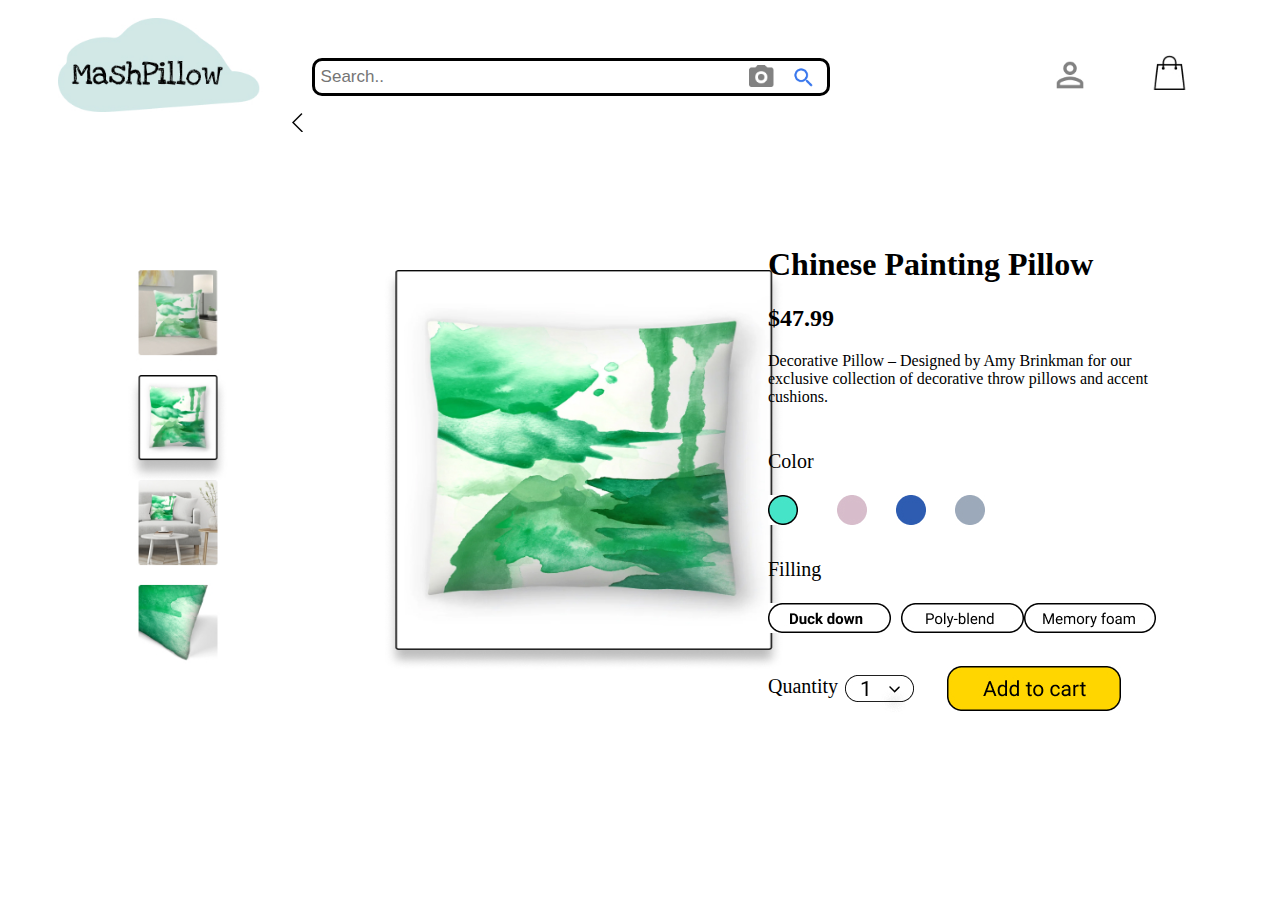
<file: product.html>
<!DOCTYPE html>
<html lang="en" dir="ltr">

  <head>
    <meta charset="utf-8">
    <!-- style -->
    <link rel="stylesheet" type="text/css" href="product.css">
    <title>MashPillow Product Page</title>
    <!-- search bar-->
    <div class = "wrapper">
      <input class="search" type="text" placeholder = "Search..">
      <img class="search-icon" src="search.jpg" alt="search icon">
      <img class="image-icon" src="image.jpg" alt="image search icon">
    </div>
    <img class="login" src="login.jpg" alt="login portal" style="width:40px;height:40px">
    <!-- cart page hyperlink-->
    <div id="changeQuan">
    <a href="cart.html">
      <img id="cart" src="cart.jpg" alt="cart" style="width:35px;height:35px"></a>
    </div>
    <!-- homepage hyperlink-->
    <a href="index.html">
      <img src="logo.jpg" alt="MashPillow Logo" id="logo"></a>
    <!-- javascript -->
    <script src="main.js" type="text/javascript"></script>
  </head>

    <body>
      <!-- browsing page hyperlink-->
      <a href="browsing.html">
      <img src="back.jpg" alt="back to browsing page"></a>
      <br>
      <br>
      <div class="picture">
        <img id="gallery" src="gGallery.jpg" alt="green gallery images" style="width:100px;height:400px">
        <br>
        <img id="large" src="gLarge.jpg" alt="green main image" style="width:400px;height:400px">
      </div>
      <br>
      <div class="discription">
        <h1> Chinese Painting Pillow </h1>
        <h2> $47.99</h2>
        <p> Decorative Pillow – Designed by Amy Brinkman for our exclusive
        collection of decorative throw pillows and accent cushions.</p>
      </div>

      <div>
        <!-- Color filters-->
        <label id="color"> Color </label>
        <img id="green" src="green_S.jpg" alt="Color selected: after school special" onclick="greenFocus()">
        <img id="pink" src="pink.jpg" alt="Morning haze not selected" onclick="pinkFocus()">
        <img id="blue" src=" blue.jpg" alt="Cozy denim not selected" onclick="blueFocus()">
        <img id="grey" src="grey.jpg" alt="Rainy day not selected" onclick="greyFocus()">
      </div>

      <div>
        <!-- Filling filters-->
        <label class="filling"> Filling </label>
        <img id="duckdown" src="duckDown_S.jpg" alt="Filling selected: duck down" onclick="duckDownFocus()">
        <img id="polyblend" src="polyBlend.jpg" alt="Poly blend not selected" onclick="polyBlendFocus()">
        <img id="memoryfoam" src=" foam.jpg" alt="Memory Foam not selected" onclick="memoryFoamFocus()">
      </div>

    <label class="head3"> Quantity </label>
    <img id="quantity" src="quantity.jpg" alt="Change Quantity">
    <img id="add" src="add.jpg" alt="Add to Cart" onclick="addItemToCart()">
  </body>
</html>
</file>
<file: product.css>
/* Style of the search box inside the navigation bar */
.wrapper [type=text] {
  float: right;
  padding: 6px;
  border: solid;
  border-color: black;
  border-radius: 10px;
  width: 500px;
  margin-top: 50px;
  margin-right: 35%;
  font-size: 17px;
}

.search-icon {
    position: absolute;
    top: 65px;
    left: 61.8%;
    width: 25px;
  }

.image-icon {
    position: absolute;
    top: 65px;
    left: 58.5%;
    width: 25px;

}


.login {
    position: absolute;
    top: 55px;
    left: 82%;
    width: 40px;

}

#cart {
    position: absolute;
    top: 55px;
    left: 90%;
    width: 35px;

}

/* indicator of the quantity (preset as 1 for now) */
#indicator {
    position: absolute;
    top: 55px;
    left: 91.8%;
    width: 15px;
    height: 15px;
}

#logo {
  width: 18%;
  height: auto;
  padding-left: 50px;
  padding-top: 10px;
  padding-bottom: 20px;
}

/* actual product details*/
#gallery {
    position: absolute;
    top: 30%;
    left: 10%;

}

#large {
    position: absolute;
    top: 30%;
    left: 30%;

}

.discription {
    position: absolute;
    top:25%;
    left:60%;
    padding-right: 100px;

}

#color {
    position: absolute;
    top: 50%;
    left: 60%;
    font-size: 20px;
}

/* Different color filters */

#green {
    position: absolute;
    top: 55%;
    left: 60%;
}

#pink {
    position: absolute;
    top: 55%;
    left: 65.4%;
    weight: 30px;
    height: 30px;
}

#pink_S {
    position: absolute;
    top: 55%;
    left: 65.4%;
    weight: 100px;
    height: 100px;
}
#blue {
    position: absolute;
    top: 55%;
    left: 70%;
}

#grey {
    position: absolute;
    top: 55%;
    left: 74.6%;
}



.filling {
    position: absolute;
    top: 62%;
    left: 60%;
    font-size: 20px;
}


/* Different filling filters */

#duckdown {
    position: absolute;
    top: 67%;
    left: 60%;
}

#polyblend {
    position: absolute;
    top: 67%;
    left: 70.4%;
}

#memoryfoam {
    position: absolute;
    top: 67%;
    left: 80%;
}


.head3 {
    position: absolute;
    top: 75%;
    left: 60%;
    font-size: 20px;
}


#quantity {
    position: absolute;
    top: 75%;
    left: 66%;
}


#add {
    position: absolute;
    top: 74%;
    left: 74%;
}
</file>
